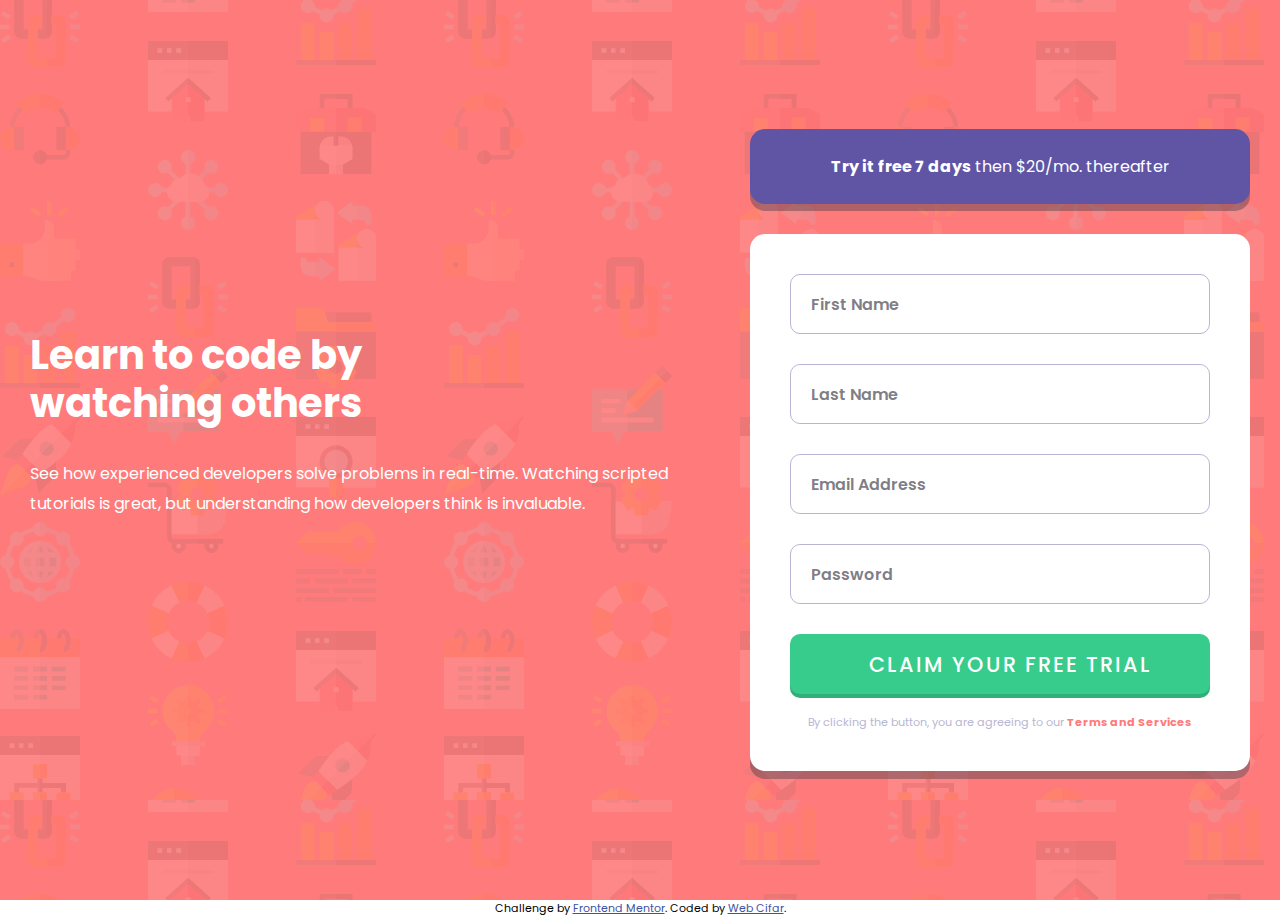
<file: intro-component-with-signup-form/index.html>
<!DOCTYPE html>
<html lang="en">
<head>
  <meta charset="UTF-8">
  <meta name="viewport" content="width=device-width, initial-scale=1.0"> <!-- displays site properly based on user's device -->
  <link rel="stylesheet" href="style.css">
  <link rel="icon" type="image/png" sizes="32x32" href="./images/favicon-32x32.png">
  
  <title>Frontend Mentor | Intro component with sign up form</title>

  <!-- Feel free to remove these styles or customise in your own stylesheet 👍 -->
  <style>
    .attribution { font-size: 11px; text-align: center; }
    .attribution a { color: hsl(228, 45%, 44%); }
  </style>
</head>
<body>
  <section id="intro">
    <div class="container">
      <div class="left-col">
        <h1>Learn to code by <br> watching others</h1>
        <p>See how experienced developers solve problems in real-time. Watching scripted tutorials is great, 
          but understanding how developers think is invaluable.</p>
      </div>
      <div class="right-col">
        <div class="top-card">
          <p><span>Try it free 7 days</span> then $20/mo. thereafter</p>
        </div>
        <div class="form-container">
          <form action="#">
            <div class="field-group">
              <label for="first-name">First Name</label>
              <input name='first-name' id="first-name" type="text" placeholder="First Name">
              <img src="./images/icon-error.svg" class="error-icon" alt="">
              <p class="error-text">First Name cannot be empty</p>              
            </div>
            <div class="field-group">
              <label for="last-name">last Name</label>
              <input name='last-name' id="last-name" type="text" placeholder="Last Name">
              <img src="./images/icon-error.svg" class="error-icon" alt="">
              <p class="error-text">Last Name cannot be empty</p>              
            </div>
            <div class="field-group">
              <label for="Email">Email Address</label>
              <input name='Email' id="Email" value="" type="email" placeholder="Email Address">
              <img src="./images/icon-error.svg" class="error-icon" alt="">
              <p class="error-text">Looks like this is not email</p>              
            </div>
            <div class="field-group">
              <label for="password">Password Address</label>
              <input name='password' id="password" value="" type="password" placeholder="Password">
              <img src="./images/icon-error.svg" class="error-icon" alt="">
              <p class="error-text">Password cannot be empty</p>              
            </div>
            <button type="submit">Claim your free trial </button>
            <p class="form-footer">By clicking the button, you are agreeing to our <span>Terms and Services</span></p>
          </form>
        </div>
        
      </div>
    </div>
  </section>

  

  
  
  <footer>
    <p class="attribution">
      Challenge by <a href="https://www.frontendmentor.io?ref=challenge" target="_blank">Frontend Mentor</a>. 
      Coded by <a href="https://webcifar.com">Web Cifar</a>.
    </p>
  </footer>
  <script src="./app.js"></script>
</body>
</html>
</file>
<file: intro-component-with-signup-form/style.css>
@import url('https://fonts.googleapis.com/css2?family=Poppins:wght@400;500;600;700&display=swap');
* {
	margin: 0;
	padding: 0;
	box-sizing: border-box;
}
.error-icon,
.error-text {
	display: none;
}
html {
	font-size: 16px;
	font-family: 'Poppins', sans-serif;
}
#intro {
	min-height: 100vh;
	width: 100%;
	display: flex;
	align-items: center;
	justify-content: center;
	background-image: url(./images/bg-intro-mobile.png);
	background-color: hsl(0, 100%, 74%);
	padding: 100px 0;
}
.container {
	display: flex;
	align-items: center;
	justify-content: space-between;
	flex-direction: column;
	text-align: center;
	padding: 0 30px;
	max-width: 1300px;
	margin: 0 auto;
}
.left-col {
	flex: 1;
	margin-bottom: 50px;
}
.left-col h1 {
	color: white;
	font-size: 2.5rem;
	line-height: 3rem;
	margin-bottom: 2rem;
}
.left-col p {
	color: white;
	font-size: 1.3rem;
	line-height: 1.9rem;
	/* max-width: 500px; */
}
.right-col {
	flex: 1;
}
.right-col .top-card {
	background-color: hsl(248, 32%, 49%);
	color: white;
	padding: 15px 90px;
	/* border-bottom: 5px solid hsla(249, 10%, 26%, 0.466); */
	border-radius: 15px;
	box-shadow: 0 7px hsla(249, 10%, 26%, 0.404);
	margin-bottom: 30px;
    cursor: pointer;
}
.right-col .top-card p {
	font-size: 1.3rem;
	line-height: 2.2rem;
}
.right-col .top-card p span {
	font-weight: 700;
}
.right-col .form-container {
	background-color: white;
	padding: 30px;
	border-radius: 15px;
	box-shadow: 0 8px hsla(249, 10%, 26%, 0.404);
}
.field-group {
	position: relative;
	margin-bottom: 25px;
}
.right-col label {
	display: none;
}
.right-col input,
.right-col button[type = submit] {
	width: 100%;
	height: 60px;
	margin-bottom: 5px;
	border-radius: 10px;
	border: 1.3px solid hsl(246, 25%, 77%);
	padding-left: 20px;
	outline: none;
	color: hsl(249, 10%, 26%);
	font-family: 'Poppins', sans-serif;
	font-size: 1.1rem;
	font-weight: 600;
}
.right-col input:focus {
	border: 1.5px solid hsl(249, 10%, 26%);
}
.right-col input::placeholder {
	color: hsla(249, 10%, 26%, 0.678);
	font-family: 'Poppins', sans-serif;
	font-size: 1.1rem;
	font-weight: 600;
}
.right-col button[type = submit] {
	cursor: pointer;
	background-color: hsl(154, 59%, 51%);
	box-shadow: 0px 4px hsl(154, 56%, 44%);
	color: white;
	font-weight: 500;
	font-size: 1.3rem;
	text-transform: uppercase;
	letter-spacing: 2px;
	margin-bottom: 0;
	border: none;
}
.right-col button[type = submit]:hover {
	background-color: hsl(154, 73%, 65%);
}
.right-col .form-footer {
	margin-top: 10px;
	color: hsl(246, 25%, 77%);
}
.right-col .form-footer span {
	color: hsl(0, 100%, 74%);
	font-weight: 700;
}
.error-text {
	text-align: right;
	bottom: 0;
	right: 0;
	font-size: .8rem;
	font-style: italic;
	color: hsl(0, 100%, 74%);
	font-weight: 500;
}
.error-icon {
	position: absolute;
	top: 0;
	right: 20px;
	top: 28%;
}
.field-group.error .error-text,
.field-group.error .error-icon {
	display: block;
}
.field-group.error input {
	border: 2px solid hsl(0, 100%, 74%);
}
@media only screen and (min-width: 1000px) {
	#intro {
		background-image: url(./images/bg-intro-desktop.png);
	}
	.container {
		flex-direction: row;
	}
	.left-col {
		text-align: left;
		padding-right: 50px;
	}
	.left-col h1 {
		font-size: 2.5rem;
		line-height: 3rem;
	}
	.left-col p {
		font-size: 1rem;
	}
	.right-col {
		max-width: 500px;
        /* max-height: 100px; */
	}
	.right-col .top-card p {
		font-size: 1rem;
	}
	.right-col .top-card {
		padding: 20px;
	}
	.right-col .form-container {
		padding: 40px;
        /* height: 20vh; */
	}
	.right-col input::placeholder,
	.right-col input {
		font-size: 1rem;
		height: 60px;
	}
	.right-col .form-footer {
		margin-top: 20px;
		font-size: .7rem;
	}
}
</file>
